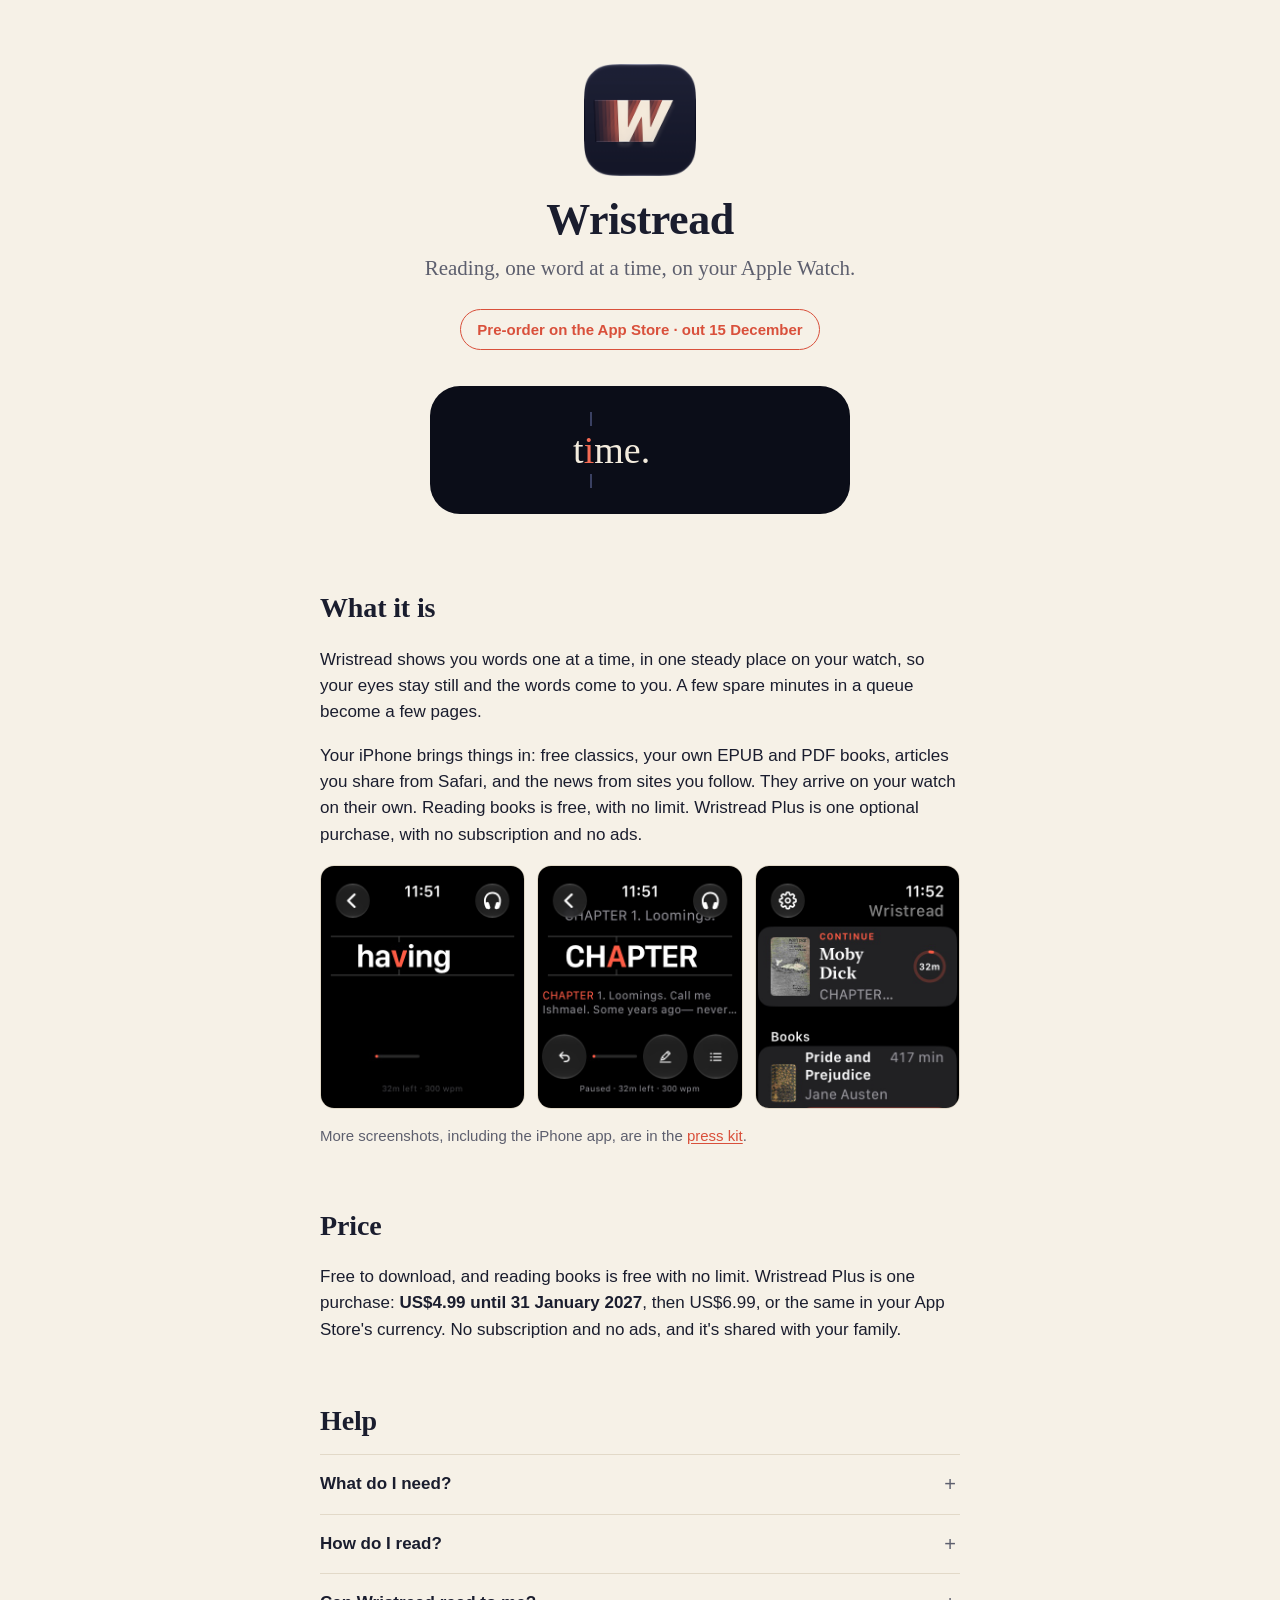
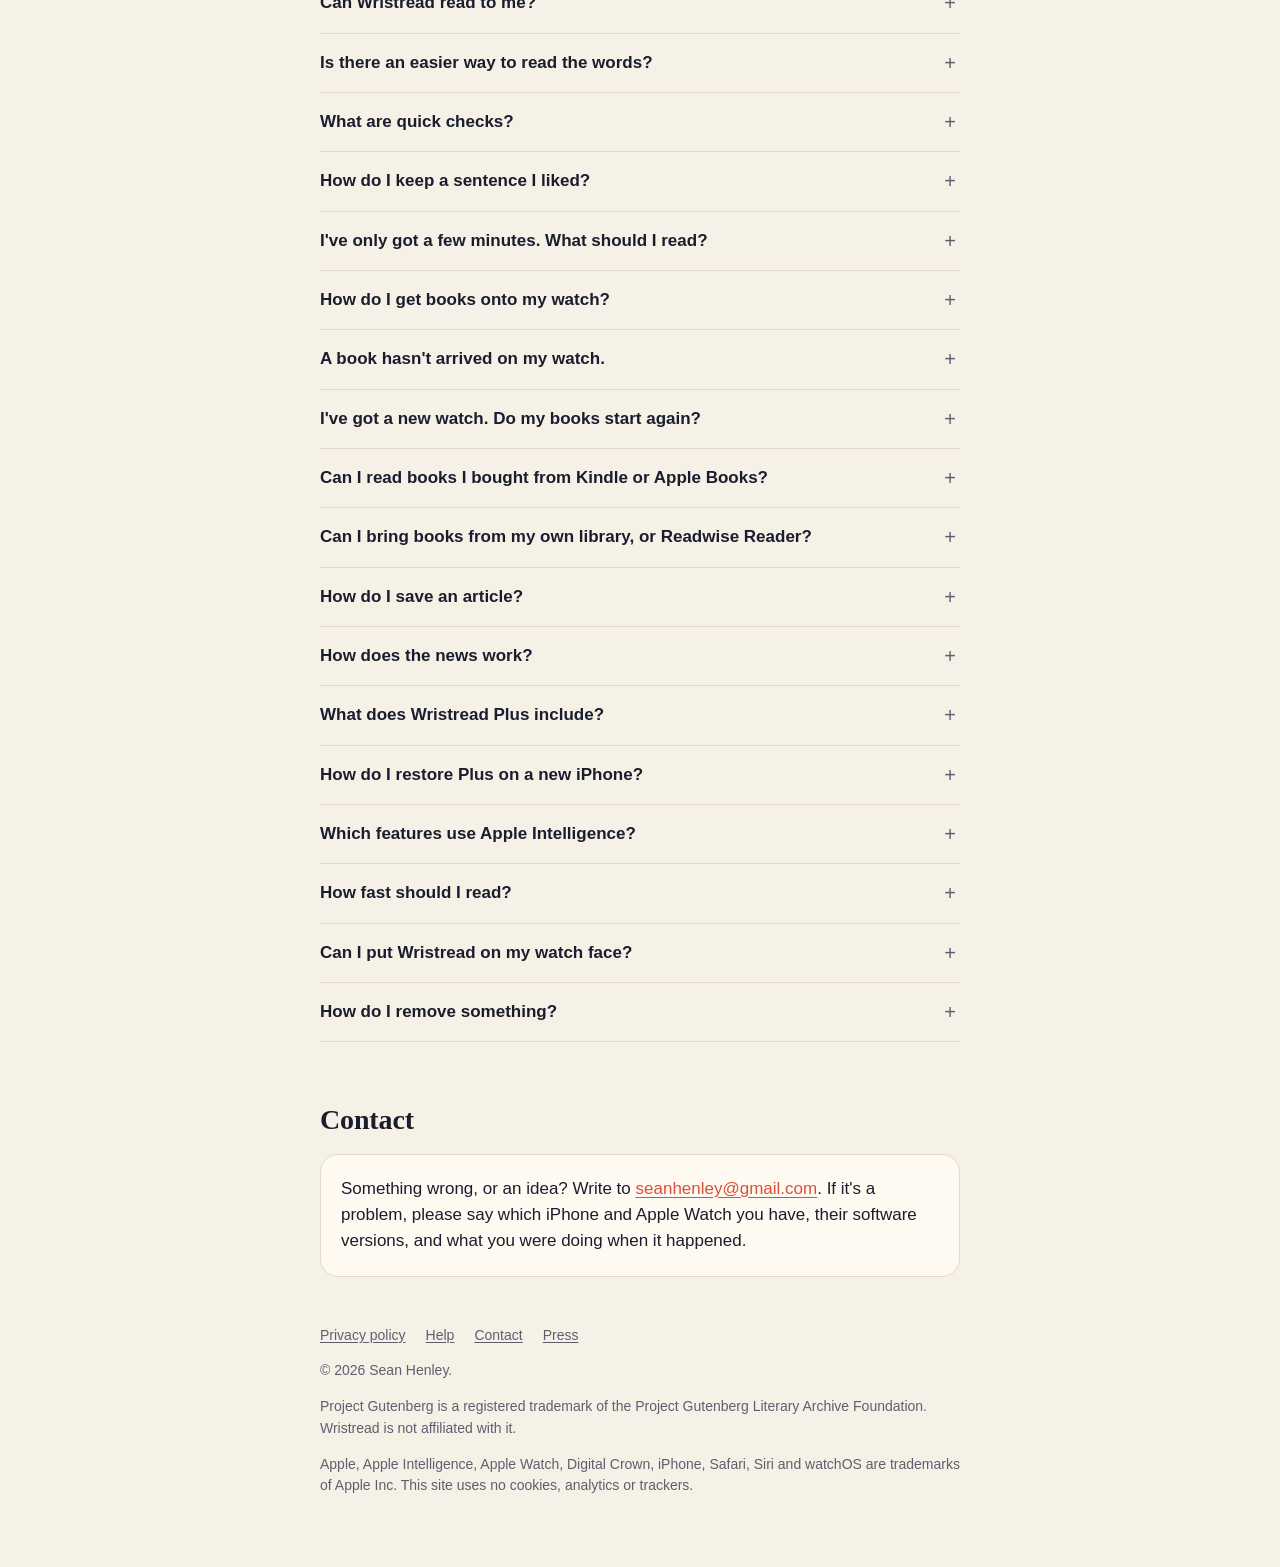
<file: index.html>
<!doctype html>
<html lang="en">
<head>
  <meta charset="utf-8">
  <meta name="viewport" content="width=device-width, initial-scale=1">
  <title>Wristread</title>
  <meta name="description" content="Read on your Apple Watch, one word at a time. Books, articles and the news, brought in by your iPhone. Help, questions and contact.">
  <meta name="theme-color" content="#141729">
  <meta property="og:title" content="Wristread">
  <meta property="og:description" content="Reading, one word at a time, on your Apple Watch.">
  <meta property="og:image" content="icon.png">
  <link rel="icon" type="image/png" href="favicon.png">
  <link rel="apple-touch-icon" href="apple-touch-icon.png">
  <link rel="stylesheet" href="site.css">
</head>
<body>
  <header class="masthead">
    <img src="icon.png" alt="The Wristread icon: a cream italic W leaving a coral motion trail on dark ink.">
    <h1>Wristread</h1>
    <p class="line">Reading, one word at a time, on your Apple Watch.</p>
    <!-- On 15 December, replace this link with Apple's badge, which is in this folder:
         <a href="https://apps.apple.com/app/id6818735379"><picture>
           <source srcset="app-store-badge-white.svg" media="(prefers-color-scheme: dark)">
           <img src="app-store-badge-black.svg" alt="Download on the App Store" height="48"></picture></a>
         Until then the app can only be pre-ordered, and Apple's guidelines keep its Download badge
         for apps people can download, so this is a plain link in the site's own style. -->
    <a class="badge badge-link" href="https://apps.apple.com/app/id6818735379">Pre-order on the App Store · out 15 December</a>
    <div class="reader" aria-hidden="true"><div class="word" id="word"></div></div>
  </header>

  <main>
    <h2>What it is</h2>
    <p>Wristread shows you words one at a time, in one steady place on your watch, so your eyes stay still and the words come to you. A few spare minutes in a queue become a few pages.</p>
    <p>Your iPhone brings things in: free classics, your own EPUB and PDF books, articles you share from Safari, and the news from sites you follow. They arrive on your watch on their own. Reading books is free, with no limit. Wristread Plus is one optional purchase, with no subscription and no ads.</p>
    <div class="shots shots-home">
      <a href="press/watch/01-reader.jpg"><img src="press/watch/01-reader.jpg" alt="The reader: the word “having” on the guide line, its focus letter in coral" loading="lazy"></a>
      <a href="press/watch/03-reader-paused.jpg"><img src="press/watch/03-reader-paused.jpg" alt="Paused on the word CHAPTER, with the sentence so far below it" loading="lazy"></a>
      <a href="press/watch/04-library.jpg"><img src="press/watch/04-library.jpg" alt="The watch library: Continue Moby Dick, with 32 minutes left in the chapter" loading="lazy"></a>
    </div>
    <p class="small">More screenshots, including the iPhone app, are in the <a href="press.html">press kit</a>.</p>

    <h2 id="price">Price</h2>
    <!-- On 1 February 2027, drop the launch price: "Wristread Plus is one purchase, US$6.99 or the same in your App Store's currency." -->
    <p>Free to download, and reading books is free with no limit. Wristread Plus is one purchase: <strong>US$4.99 until 31 January 2027</strong>, then US$6.99, or the same in your App Store's currency. No subscription and no ads, and it's shared with your family.</p>

    <h2 id="help">Help</h2>

    <details>
      <summary>What do I need?</summary>
      <p>An Apple Watch with watchOS 27 or later, paired with an iPhone with iOS 27 or later. You read on the watch; the iPhone app is where books, articles and news come in.</p>
      <p>watchOS 27 runs on Apple Watch Series 9 or later, Apple Watch SE (3rd generation) and Apple Watch Ultra 2 or later. Older watches, including Series 8, the earlier SE and the first Ultra, can't run Wristread.</p>
    </details>

    <details>
      <summary>How do I read?</summary>
      <p>Open a book on your watch and tap the screen to start or pause, or double-tap your fingers on watches with Double Tap. While it's playing, turn the Digital Crown to go faster or slower. While it's paused, the crown steps back and forth a word at a time. Lowering your wrist pauses.</p>
      <p>Lost the thread? Press and hold the screen to glance back at the sentence so far. If you glance back three times in a minute, Wristread eases the speed off a little (you can turn that off in Settings).</p>
      <p>Paused on a word you don't know? Turn the crown back to it and hold the screen. With Wristread Plus, you'll see what it means in that sentence (this needs Apple Intelligence).</p>
      <p>The first time you open Wristread on your watch, a short introduction finds a pace that feels comfortable for you. You can also take the reading test in the iPhone app and start from your result.</p>
    </details>

    <details>
      <summary>Can Wristread read to me?</summary>
      <p>Yes, with Read Along. Connect AirPods or other Bluetooth headphones to your watch, open a book, and tap the headphones at the top right of the reader. Each word is spoken as it appears, each chapter is announced by name, and it keeps reading when you lower your wrist. Turn the Digital Crown to set the listening speed, which is kept separately from your reading speed.</p>
      <p>Pause and resume from your AirPods or the watch's Now Playing controls. Now Playing's skip buttons go back or forward a sentence. On AirPods, previous track says the last sentence again, and next track moves on to the next chapter or story. For a sleep timer, pause, tap the list button at the bottom right of the reader, and choose the end of the chapter, or 5 to 45 minutes.</p>
      <p>When an article or story ends, Keep listening carries on to the next unread one (you can turn it off in Settings). With Plus, In short first tells you in a sentence what the next one is about, so you can skip it with your AirPods. It's written by Apple Intelligence on your iPhone. Turn on Show the sentence to follow each word lit up in its sentence. Choose and preview a voice in Settings, including your Personal Voice if you've made one.</p>
      <p>You can also ask Siri on your watch to "read to me in Wristread" or "listen to the news in Wristread".</p>
      <p>Read Along is part of Wristread Plus. You can try it free on the built-in guide, How to Wristread.</p>
    </details>

    <details>
      <summary>Is there an easier way to read the words?</summary>
      <p>Turn on Easy Reading in Settings on your watch. It uses rounded, widely spaced letters, one word at a time, and it may help some readers. Blink beats add a short rest between paragraphs. Both are free.</p>
    </details>

    <details>
      <summary>What are quick checks?</summary>
      <p>When you read on from one chapter into the next, Wristread asks two short questions about the end of the chapter you've just finished. It then shows your effective speed: your speed times how much you took in. It's a more honest number than speed alone.</p>
      <p>Today's understanding is in Settings, then Reading stats, on your watch. With Plus, so is your effective speed over the week. Quick checks are free and need Apple Intelligence. They're on unless you turn them off in Settings.</p>
    </details>

    <details>
      <summary>How do I keep a sentence I liked?</summary>
      <p>Highlight it. While paused, tap the highlighter at the bottom of the reader. While reading or listening, say "Save that in Wristread" to Siri on your watch and the sentence you're on is kept. Your highlights wait on your iPhone, in Library → Highlights and on each book's page, ready to share.</p>
      <p>With Wristread Plus and Readwise connected, they also go to your Readwise account.</p>
    </details>

    <details>
      <summary>I've only got a few minutes. What should I read?</summary>
      <p>Ask Siri on your watch to "read for five minutes in Wristread" (anything from two to thirty). Wristread opens the unread article, story or chapter that best fits the time at your speed. Once it has learned when you usually read, the Smart Stack offers something before then too.</p>
    </details>

    <details>
      <summary>How do I get books onto my watch?</summary>
      <p>In the iPhone app, tap <strong>+</strong>:</p>
      <ul>
        <li><strong>Free Classics</strong>: public-domain books from Project Gutenberg, one tap each.</li>
        <li><strong>Import a File</strong>: EPUB, PDF, plain text, Markdown, web pages and RTF.</li>
      </ul>
      <p>You can also open a file in Wristread from Files, Mail or any app's share sheet. Everything you add is sent to your watch by itself.</p>
    </details>

    <details>
      <summary>A book hasn't arrived on my watch.</summary>
      <p>Books travel from your iPhone to your watch over Bluetooth and Wi-Fi, and arrive the next time Wristread opens on your watch. Keep your iPhone nearby and open Wristread on both. A long book can take a few minutes.</p>
      <p>If the iPhone app asks you to install Wristread on your watch, open the Watch app on your iPhone, find Wristread, and tap Install. If a transfer fails, Wristread tries again the next time you open it on either device.</p>
    </details>

    <details>
      <summary>I've got a new watch. Do my books start again?</summary>
      <p>No. Your iPhone keeps your place in every book, as your watch last reported it. When your books arrive on a new or reset watch, each one carries on where you left off. Your places are kept with your library on your iPhone, so they're in its backups too.</p>
    </details>

    <details>
      <summary>Can I read books I bought from Kindle or Apple Books?</summary>
      <p>No. Books protected with DRM can't be opened by any other app. DRM-free EPUBs work, including those from Project Gutenberg, Standard Ebooks and the many publishers and stores that sell books without DRM.</p>
    </details>

    <details>
      <summary>Can I bring books from my own library, or Readwise Reader?</summary>
      <p>With Wristread Plus, yes. In the iPhone app, tap <strong>+</strong>, then Libraries &amp; Readwise.</p>
      <ul>
        <li><strong>Your libraries</strong>: any OPDS catalog, such as Calibre's content server (usually <code>http://your-mac.local:8080/opds</code>), Kavita or Komga. Add a sign-in if your library needs one. Wristread asks to use your local network the first time, to reach a library on your Mac or home server.</li>
        <li><strong>Readwise</strong>: connect with your Readwise access token. The newest articles in your Shortlist and Later lists arrive on your watch, and when you finish one on your wrist it's archived in Reader. Your highlights go to Readwise, and your Daily Review arrives each morning to read or hear.</li>
      </ul>
    </details>

    <details>
      <summary>How do I save an article?</summary>
      <p>In Safari, tap Share, then Wristread. The page is saved as you see it, so articles you're signed in to come through too. In the app, you can also tap <strong>+</strong>, then Save an Article, and paste a link.</p>
      <p>Your first five articles are free. Wristread Plus saves as many as you like.</p>
    </details>

    <details>
      <summary>How does the news work?</summary>
      <p>Tap <strong>+</strong>, then News Sources. Choose a suggestion, or type a site's address (like theguardian.com) or paste a feed link. Many paid newsletters give subscribers a private feed link, and that works too.</p>
      <p>Each time Wristread refreshes, it brings the newest few stories from each source, from the last day and a half. Stories leave your library after three days. You can follow one source free, and any number with Plus. In News Sources, each site shows its latest headline and how many of its stories you have, so you can see it's working.</p>
      <p>With Plus, Today in Brief turns the day's stories into one calm two-minute read, written by Apple Intelligence on your iPhone. It needs at least three stories from the last day to work from.</p>
    </details>

    <details>
      <summary>What does Wristread Plus include?</summary>
      <p>One purchase, yours for good. There's no subscription, it's shared with your family through Family Sharing, and every Plus feature added later is included. It adds:</p>
      <ul>
        <li><strong>Listen</strong>: Read Along, with each word spoken through your AirPods as it appears.</li>
        <li><strong>Read more of what you like</strong>: unlimited saved articles, as many news sources as you like, and your own libraries and Readwise Reader (see below).</li>
        <li><strong>Apple Intelligence</strong>: Today in Brief, the day's news as one calm two-minute read; In short, a sentence on each story before it's read to you; recaps and questions about your book, without spoilers; and word meanings, by holding a paused word.*</li>
        <li><strong>Make it yours</strong>: the live complication, which fills as you read through the chapter and shows the minutes left in it; speed training; your reading history by week and month; and reading styles (rounded, serif or mono type, six focus colours, and two or three words at a time).</li>
      </ul>
      <p class="small">* Needs a device and region where Apple Intelligence is available and turned on.</p>
      <p>Always free: the reader with every comfort feature, unlimited books, five articles and one news source, Read Along in the built-in guide, the introduction, reading test and quick checks, today's reading stats, and Siri, Shortcuts and Spotlight.</p>
      <p>You can get Plus on your iPhone (Get Plus, at the top left of the library) or on your watch (Settings, the gear at the top left of the library, then Wristread Plus). It's the same purchase on both.</p>
    </details>

    <details>
      <summary>How do I restore Plus on a new iPhone?</summary>
      <p>Open Wristread on your iPhone, tap Get Plus at the top left of the library, then Restore. On the watch, it's in Settings, then Wristread Plus, then Restore. With Family Sharing, members of your family get Plus without buying it again.</p>
      <p>Changed your mind? Purchases go through Apple, so you can ask Apple for a refund at <a href="https://reportaproblem.apple.com">reportaproblem.apple.com</a>.</p>
    </details>

    <details>
      <summary>Which features use Apple Intelligence?</summary>
      <p>Today in Brief and In short are written on your iPhone by its on-device model. They go nowhere except your own watch.</p>
      <p>On the watch, recaps, quick checks, word meanings, and Siri's answers to "What's happened so far in Wristread?" and questions about your book come from Apple's Private Cloud Compute. They use only text from before your place in the book, or, for a word's meaning, the sentence on screen. See the <a href="privacy.html">privacy policy</a> for exactly what is sent.</p>
      <p>All of these need a device with Apple Intelligence turned on. Without it, they don't appear, or they say that they need it.</p>
      <p>Summaries can contain mistakes. Each story in the news is there in full if you want the original.</p>
    </details>

    <details>
      <summary>How fast should I read?</summary>
      <p>Studies of reading one word at a time find that understanding holds up well at ordinary speeds, around 250 to 350 words a minute, and falls away above that. So Wristread starts you just above your own natural pace rather than at a headline number, and its speed training only adds a few words a minute at a time.</p>
      <p>"How Wristread reads", at the end of the library on your iPhone, sets out the research with its sources. On the watch, it's in Settings, under How it works.</p>
    </details>

    <details>
      <summary>Can I put Wristread on my watch face?</summary>
      <p>Yes. Edit a watch face and add the Now Reading complication; it's also in the Smart Stack. With Plus it shows your book and the minutes left in the chapter, and fills as you read through it. There's also a Continue Reading control for Control Center and the Action button on Apple Watch Ultra.</p>
      <p>You can ask Siri on your watch to "continue reading in Wristread" or "read faster in Wristread". With Plus, you can also ask "What's happened so far in Wristread?" for a recap, or "Ask Wristread about my book".</p>
    </details>

    <details>
      <summary>How do I remove something?</summary>
      <p>On your iPhone, open the book, article or story and tap Remove. It's removed from your watch too.</p>
    </details>

    <h2 id="contact">Contact</h2>
    <div class="panel">
      <p>Something wrong, or an idea? Write to <a href="mailto:seanhenley@gmail.com?subject=Wristread">seanhenley@gmail.com</a>. If it's a problem, please say which iPhone and Apple Watch you have, their software versions, and what you were doing when it happened.</p>
    </div>
  </main>

  <footer>
    <nav>
      <a href="privacy.html">Privacy policy</a>
      <a href="#help">Help</a>
      <a href="#contact">Contact</a>
      <a href="press.html">Press</a>
    </nav>
    <p>© 2026 Sean Henley.</p>
    <p>Project Gutenberg is a registered trademark of the Project Gutenberg Literary Archive Foundation. Wristread is not affiliated with it.</p>
    <p>Apple, Apple Intelligence, Apple Watch, Digital Crown, iPhone, Safari, Siri and watchOS are trademarks of Apple Inc. This site uses no cookies, analytics or trackers.</p>
  </footer>

  <script>
    // The reader in miniature: each word placed so its focus letter sits on the guide line.
    (function () {
      var el = document.getElementById("word");
      var text = "Read one word at a time. Your eyes stay still, and the words come to you.";
      var words = text.split(" ");
      var still = window.matchMedia("(prefers-reduced-motion: reduce)").matches;

      function pivot(word) {
        var n = word.replace(/[^\p{L}\p{N}]/gu, "").length;
        return n <= 1 ? 0 : n <= 5 ? 1 : n <= 9 ? 2 : n <= 13 ? 3 : 4;
      }

      function show(word) {
        var lead = (word.match(/^[^\p{L}\p{N}]*/u) || [""])[0].length;
        var i = lead + pivot(word);
        el.innerHTML = "";
        var before = document.createElement("span");
        var focus = document.createElement("span");
        var after = document.createElement("span");
        before.textContent = word.slice(0, i);
        focus.textContent = word.charAt(i);
        focus.className = "pivot";
        after.textContent = word.slice(i + 1);
        el.append(before, focus, after);
        var line = el.parentNode.clientWidth * 0.38;
        el.style.paddingLeft = Math.max(0, line - before.offsetWidth - focus.offsetWidth / 2) + "px";
      }

      if (still) { show("Wristread"); return; }
      var at = 0;
      (function next() {
        var word = words[at];
        show(word);
        at = (at + 1) % words.length;
        var pause = /[.!?]$/.test(word) ? 2.4 : /[,;:]$/.test(word) ? 1.6 : 1;
        setTimeout(next, (at === 0 ? 1400 : 0) + 260 * pause);
      })();
    })();
  </script>
</body>
</html>
</file>
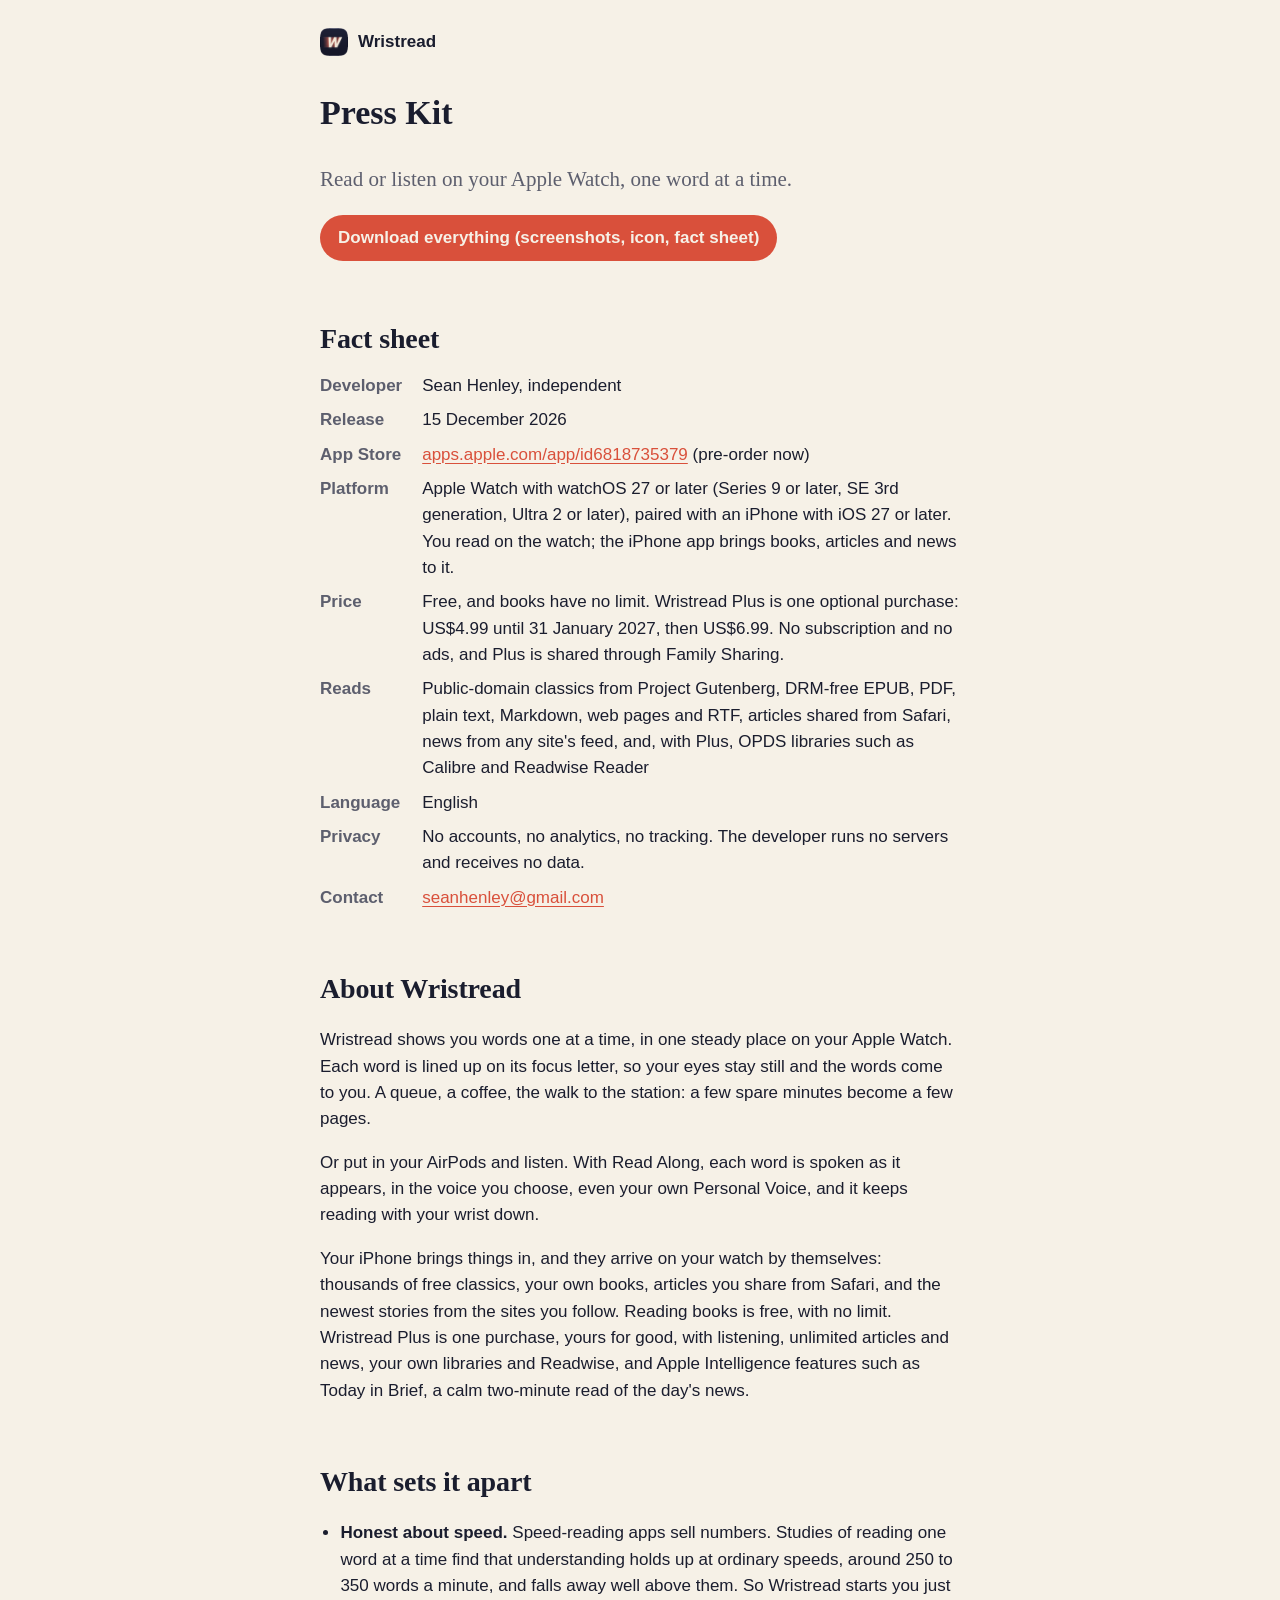
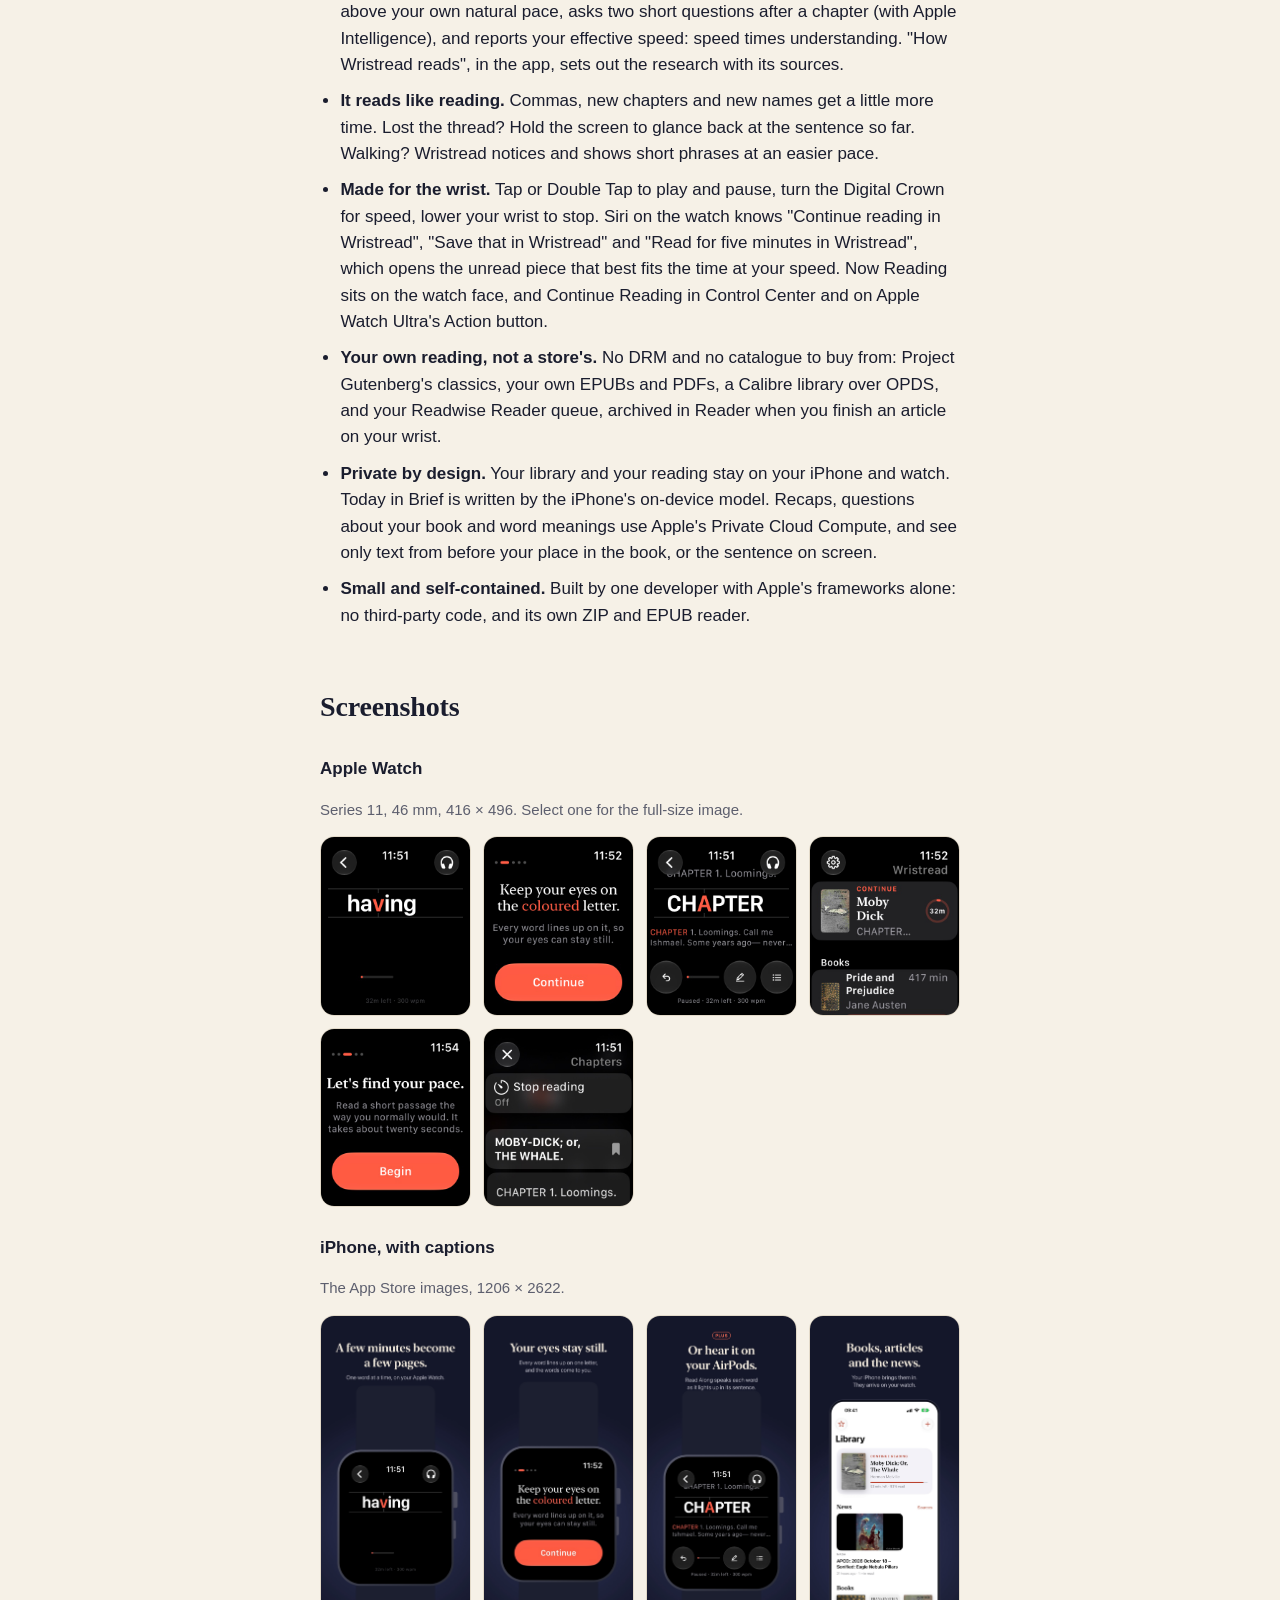
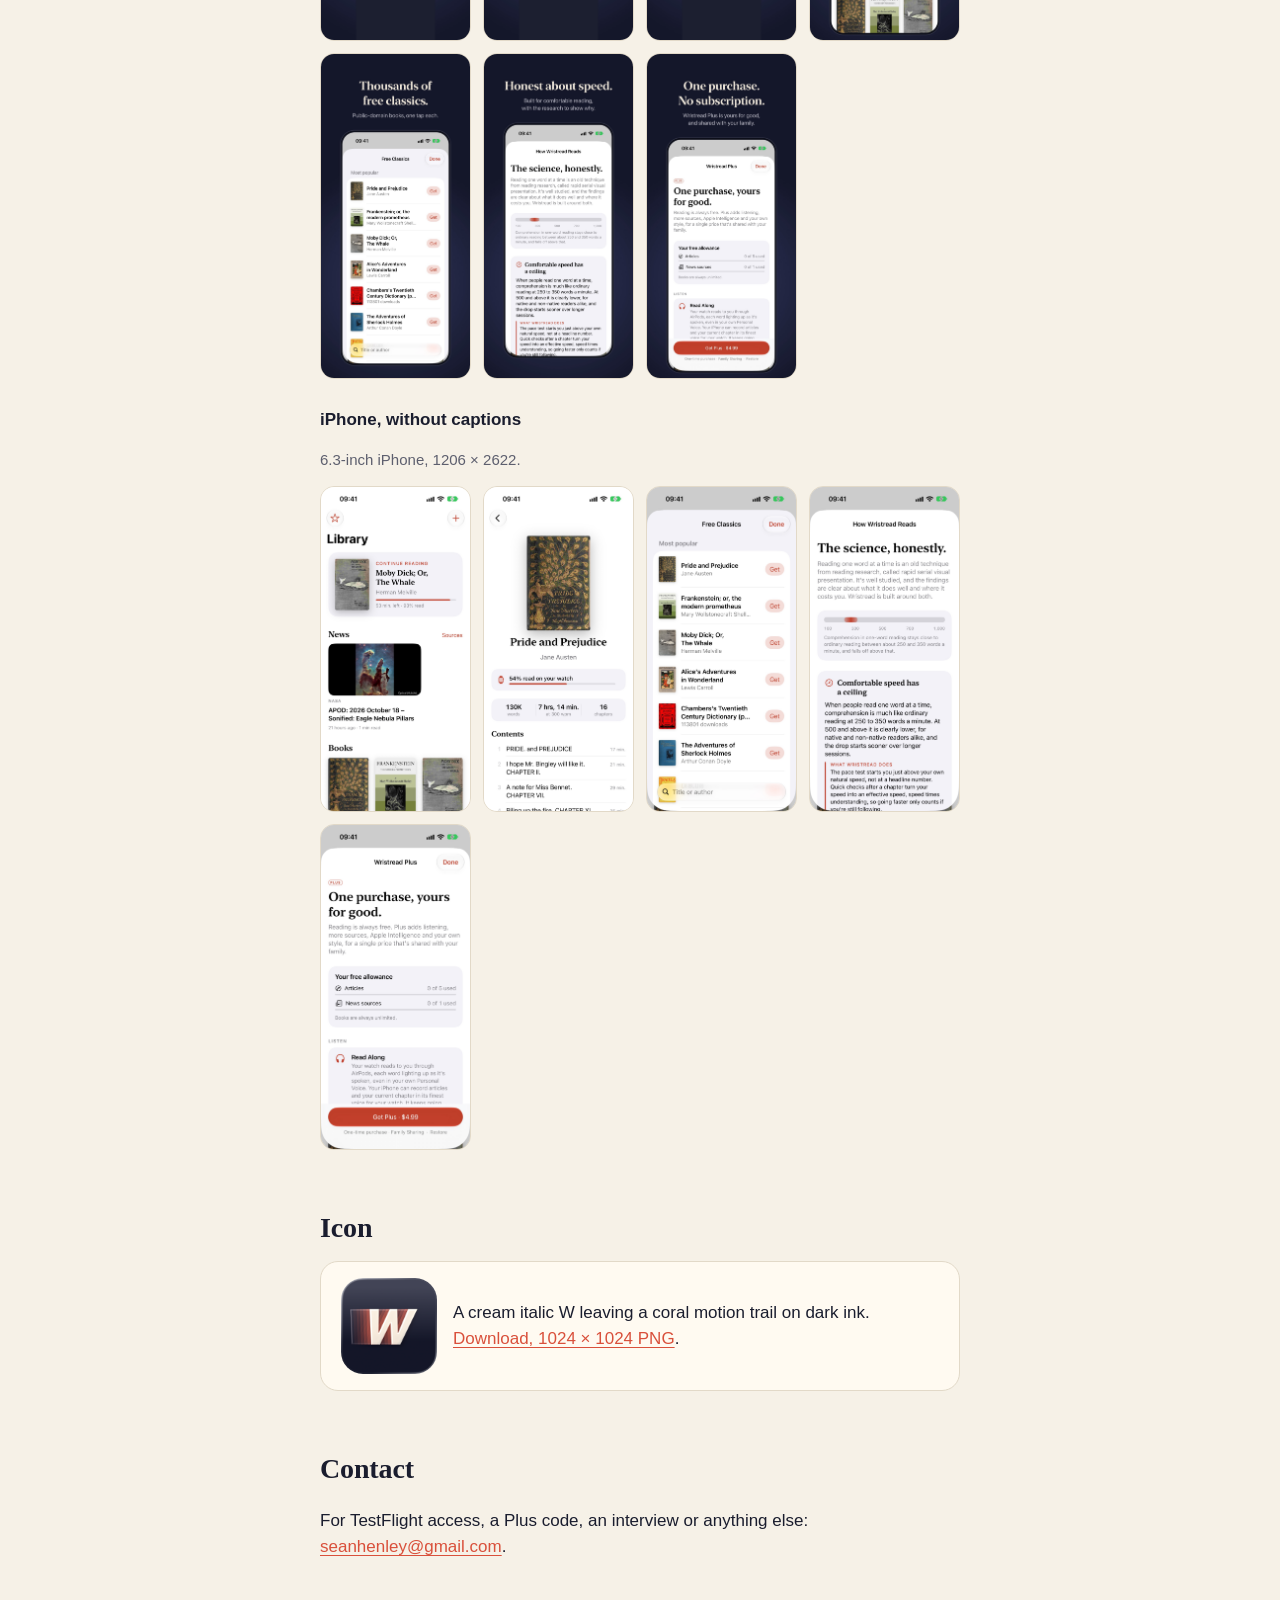
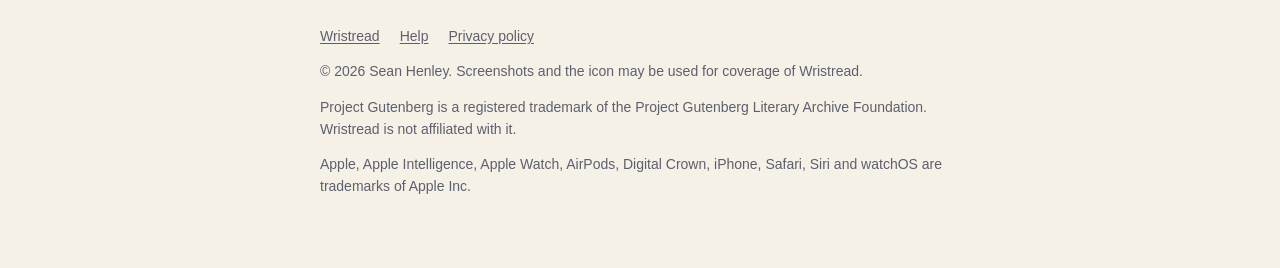
<file: press.html>
<!doctype html>
<html lang="en">
<head>
  <meta charset="utf-8">
  <meta name="viewport" content="width=device-width, initial-scale=1">
  <title>Press Kit · Wristread</title>
  <meta name="description" content="Wristread press kit: fact sheet, description, screenshots, icon and contact.">
  <meta name="theme-color" content="#141729">
  <meta property="og:title" content="Wristread · Press Kit">
  <meta property="og:description" content="Fact sheet, description, screenshots, icon and contact for Wristread, a reader for Apple Watch: one word at a time, or read aloud through your AirPods.">
  <meta property="og:type" content="website">
  <meta property="og:url" content="https://rhdkwj4shz-alt.github.io/wristread/press.html">
  <meta property="og:image" content="https://rhdkwj4shz-alt.github.io/wristread/press/wristread-icon-1024.png">
  <link rel="icon" type="image/png" href="favicon.png">
  <link rel="apple-touch-icon" href="apple-touch-icon.png">
  <link rel="stylesheet" href="site.css">
</head>
<body>
  <header>
    <a class="crumb" href="./"><img src="favicon.png" alt="">Wristread</a>
  </header>

  <main>
    <h1>Press Kit</h1>
    <p class="line-lead">Read or listen on your Apple Watch, one word at a time.</p>
    <p><a class="button" href="press/wristread-press-kit.zip" download>Download everything (screenshots, icon, fact sheet)</a></p>

    <h2>Fact sheet</h2>
    <dl class="facts">
      <dt>Developer</dt><dd>Sean Henley, independent</dd>
      <dt>Release</dt><dd>15 December 2026</dd>
      <dt>App Store</dt><dd><a href="https://apps.apple.com/app/id6818735379">apps.apple.com/app/id6818735379</a> (pre-order now)</dd>
      <dt>Platform</dt><dd>Apple Watch with watchOS 27 or later (Series 9 or later, SE 3rd generation, Ultra 2 or later), paired with an iPhone with iOS 27 or later. You read on the watch; the iPhone app brings books, articles and news to it.</dd>
      <dt>Price</dt><dd>Free, and books have no limit. Wristread Plus is one optional purchase: US$4.99 until 31 January 2027, then US$6.99. No subscription and no ads, and Plus is shared through Family Sharing.</dd>
      <dt>Reads</dt><dd>Public-domain classics from Project Gutenberg, DRM-free EPUB, PDF, plain text, Markdown, web pages and RTF, articles shared from Safari, news from any site's feed, and, with Plus, OPDS libraries such as Calibre and Readwise Reader</dd>
      <dt>Language</dt><dd>English</dd>
      <dt>Privacy</dt><dd>No accounts, no analytics, no tracking. The developer runs no servers and receives no data.</dd>
      <dt>Contact</dt><dd><a href="mailto:seanhenley@gmail.com?subject=Wristread%20press">seanhenley@gmail.com</a></dd>
    </dl>

    <h2>About Wristread</h2>
    <p>Wristread shows you words one at a time, in one steady place on your Apple Watch. Each word is lined up on its focus letter, so your eyes stay still and the words come to you. A queue, a coffee, the walk to the station: a few spare minutes become a few pages.</p>
    <p>Or put in your AirPods and listen. With Read Along, each word is spoken as it appears, in the voice you choose, even your own Personal Voice, and it keeps reading with your wrist down.</p>
    <p>Your iPhone brings things in, and they arrive on your watch by themselves: thousands of free classics, your own books, articles you share from Safari, and the newest stories from the sites you follow. Reading books is free, with no limit. Wristread Plus is one purchase, yours for good, with listening, unlimited articles and news, your own libraries and Readwise, and Apple Intelligence features such as Today in Brief, a calm two-minute read of the day's news.</p>

    <h2>What sets it apart</h2>
    <ul>
      <li><strong>Honest about speed.</strong> Speed-reading apps sell numbers. Studies of reading one word at a time find that understanding holds up at ordinary speeds, around 250 to 350 words a minute, and falls away well above them. So Wristread starts you just above your own natural pace, asks two short questions after a chapter (with Apple Intelligence), and reports your effective speed: speed times understanding. "How Wristread reads", in the app, sets out the research with its sources.</li>
      <li><strong>It reads like reading.</strong> Commas, new chapters and new names get a little more time. Lost the thread? Hold the screen to glance back at the sentence so far. Walking? Wristread notices and shows short phrases at an easier pace.</li>
      <li><strong>Made for the wrist.</strong> Tap or Double Tap to play and pause, turn the Digital Crown for speed, lower your wrist to stop. Siri on the watch knows "Continue reading in Wristread", "Save that in Wristread" and "Read for five minutes in Wristread", which opens the unread piece that best fits the time at your speed. Now Reading sits on the watch face, and Continue Reading in Control Center and on Apple Watch Ultra's Action button.</li>
      <li><strong>Your own reading, not a store's.</strong> No DRM and no catalogue to buy from: Project Gutenberg's classics, your own EPUBs and PDFs, a Calibre library over OPDS, and your Readwise Reader queue, archived in Reader when you finish an article on your wrist.</li>
      <li><strong>Private by design.</strong> Your library and your reading stay on your iPhone and watch. Today in Brief is written by the iPhone's on-device model. Recaps, questions about your book and word meanings use Apple's Private Cloud Compute, and see only text from before your place in the book, or the sentence on screen.</li>
      <li><strong>Small and self-contained.</strong> Built by one developer with Apple's frameworks alone: no third-party code, and its own ZIP and EPUB reader.</li>
    </ul>

    <h2>Screenshots</h2>
    <h3>Apple Watch</h3>
    <p class="small">Series 11, 46 mm, 416 × 496. Select one for the full-size image.</p>
    <div class="shots shots-watch">
      <a href="press/watch/01-reader.jpg"><img src="press/watch/01-reader.jpg" alt="The reader: the word “having” on the guide line, its focus letter in coral" loading="lazy"></a>
      <a href="press/watch/02-focus.jpg"><img src="press/watch/02-focus.jpg" alt="The introduction: Keep your eyes on the coloured letter" loading="lazy"></a>
      <a href="press/watch/03-reader-paused.jpg"><img src="press/watch/03-reader-paused.jpg" alt="Paused on the word CHAPTER, with the sentence so far below it and the glance back, highlight and chapter buttons" loading="lazy"></a>
      <a href="press/watch/04-library.jpg"><img src="press/watch/04-library.jpg" alt="The watch library: Continue Moby Dick, with a ring showing 32 minutes left in the chapter, and Pride and Prejudice below" loading="lazy"></a>
      <a href="press/watch/05-pace.jpg"><img src="press/watch/05-pace.jpg" alt="The introduction's pace finder: Let's find your pace" loading="lazy"></a>
      <a href="press/watch/06-chapters.jpg"><img src="press/watch/06-chapters.jpg" alt="The chapter list, with the sleep timer's Stop reading option at the top" loading="lazy"></a>
    </div>

    <h3>iPhone, with captions</h3>
    <p class="small">The App Store images, 1206 × 2622.</p>
    <div class="shots">
      <a href="press/listing/01-minutes.jpg"><img src="press/listing/01-minutes.jpg" alt="A few minutes become a few pages: the reader on an Apple Watch" loading="lazy"></a>
      <a href="press/listing/02-still.jpg"><img src="press/listing/02-still.jpg" alt="Your eyes stay still: the introduction on an Apple Watch" loading="lazy"></a>
      <a href="press/listing/03-listen.jpg"><img src="press/listing/03-listen.jpg" alt="Or hear it on your AirPods: Read Along on an Apple Watch" loading="lazy"></a>
      <a href="press/listing/04-library.jpg"><img src="press/listing/04-library.jpg" alt="Books, articles and the news: the iPhone library" loading="lazy"></a>
      <a href="press/listing/05-classics.jpg"><img src="press/listing/05-classics.jpg" alt="Thousands of free classics: the Free Classics list on iPhone" loading="lazy"></a>
      <a href="press/listing/06-honest.jpg"><img src="press/listing/06-honest.jpg" alt="Honest about speed: How Wristread reads, on iPhone" loading="lazy"></a>
      <a href="press/listing/07-plus.jpg"><img src="press/listing/07-plus.jpg" alt="One purchase, no subscription: Wristread Plus on iPhone" loading="lazy"></a>
    </div>

    <h3>iPhone, without captions</h3>
    <p class="small">6.3-inch iPhone, 1206 × 2622.</p>
    <div class="shots">
      <a href="press/iphone/01-library.jpg"><img src="press/iphone/01-library.jpg" alt="The iPhone library: Continue reading Moby Dick, the news, and books" loading="lazy"></a>
      <a href="press/iphone/02-book.jpg"><img src="press/iphone/02-book.jpg" alt="Pride and Prejudice on iPhone: 54% read on your watch, and its contents" loading="lazy"></a>
      <a href="press/iphone/03-classics.jpg"><img src="press/iphone/03-classics.jpg" alt="Free Classics: the most popular public-domain books" loading="lazy"></a>
      <a href="press/iphone/04-science.jpg"><img src="press/iphone/04-science.jpg" alt="How Wristread reads: the science, honestly" loading="lazy"></a>
      <a href="press/iphone/05-plus.jpg"><img src="press/iphone/05-plus.jpg" alt="Wristread Plus: one purchase, yours for good" loading="lazy"></a>
    </div>

    <h2>Icon</h2>
    <div class="panel icon-row">
      <img src="press/wristread-icon-1024.png" alt="The Wristread icon" width="96" height="96">
      <p>A cream italic W leaving a coral motion trail on dark ink. <a href="press/wristread-icon-1024.png" download>Download, 1024 × 1024 PNG</a>.</p>
    </div>

    <h2>Contact</h2>
    <p>For TestFlight access, a Plus code, an interview or anything else: <a href="mailto:seanhenley@gmail.com?subject=Wristread%20press">seanhenley@gmail.com</a>.</p>
  </main>

  <footer>
    <nav>
      <a href="./">Wristread</a>
      <a href="./#help">Help</a>
      <a href="privacy.html">Privacy policy</a>
    </nav>
    <p>© 2026 Sean Henley. Screenshots and the icon may be used for coverage of Wristread.</p>
    <p>Project Gutenberg is a registered trademark of the Project Gutenberg Literary Archive Foundation. Wristread is not affiliated with it.</p>
    <p>Apple, Apple Intelligence, Apple Watch, AirPods, Digital Crown, iPhone, Safari, Siri and watchOS are trademarks of Apple Inc.</p>
  </footer>
</body>
</html>
</file>
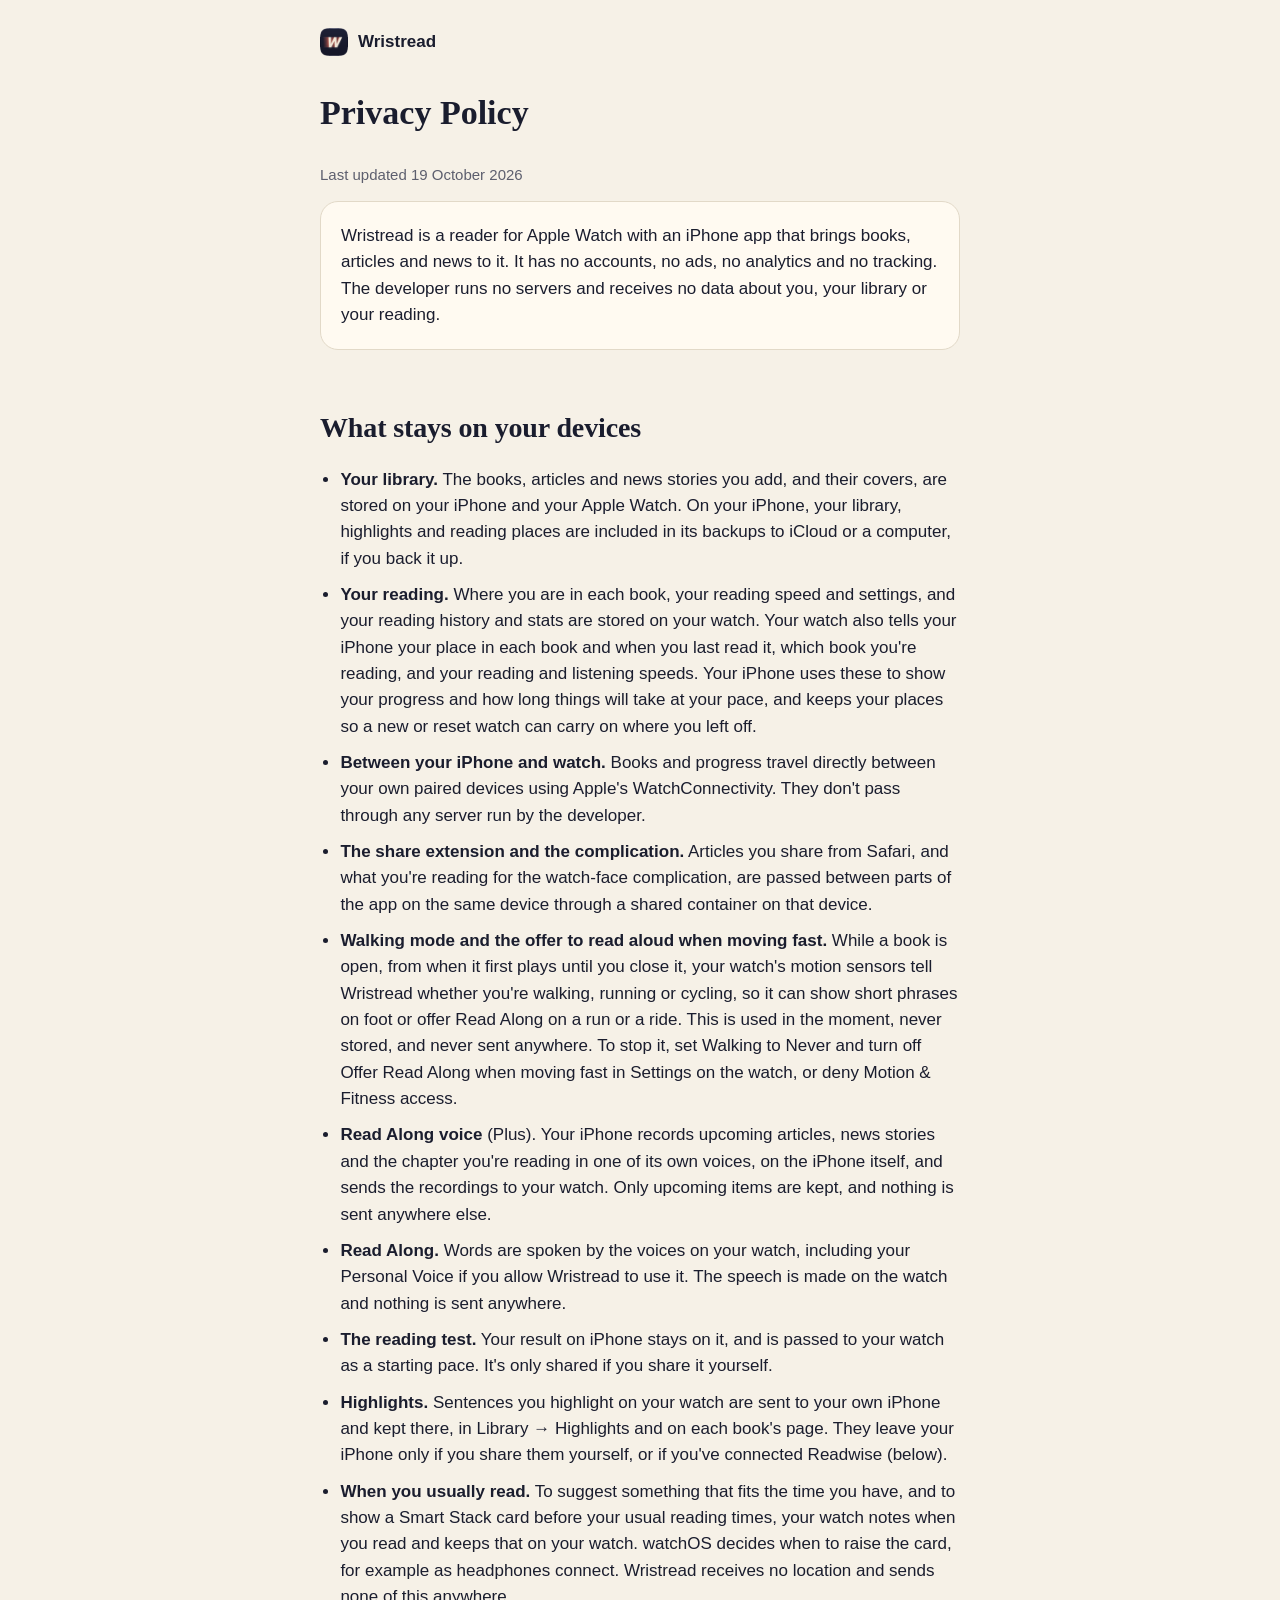
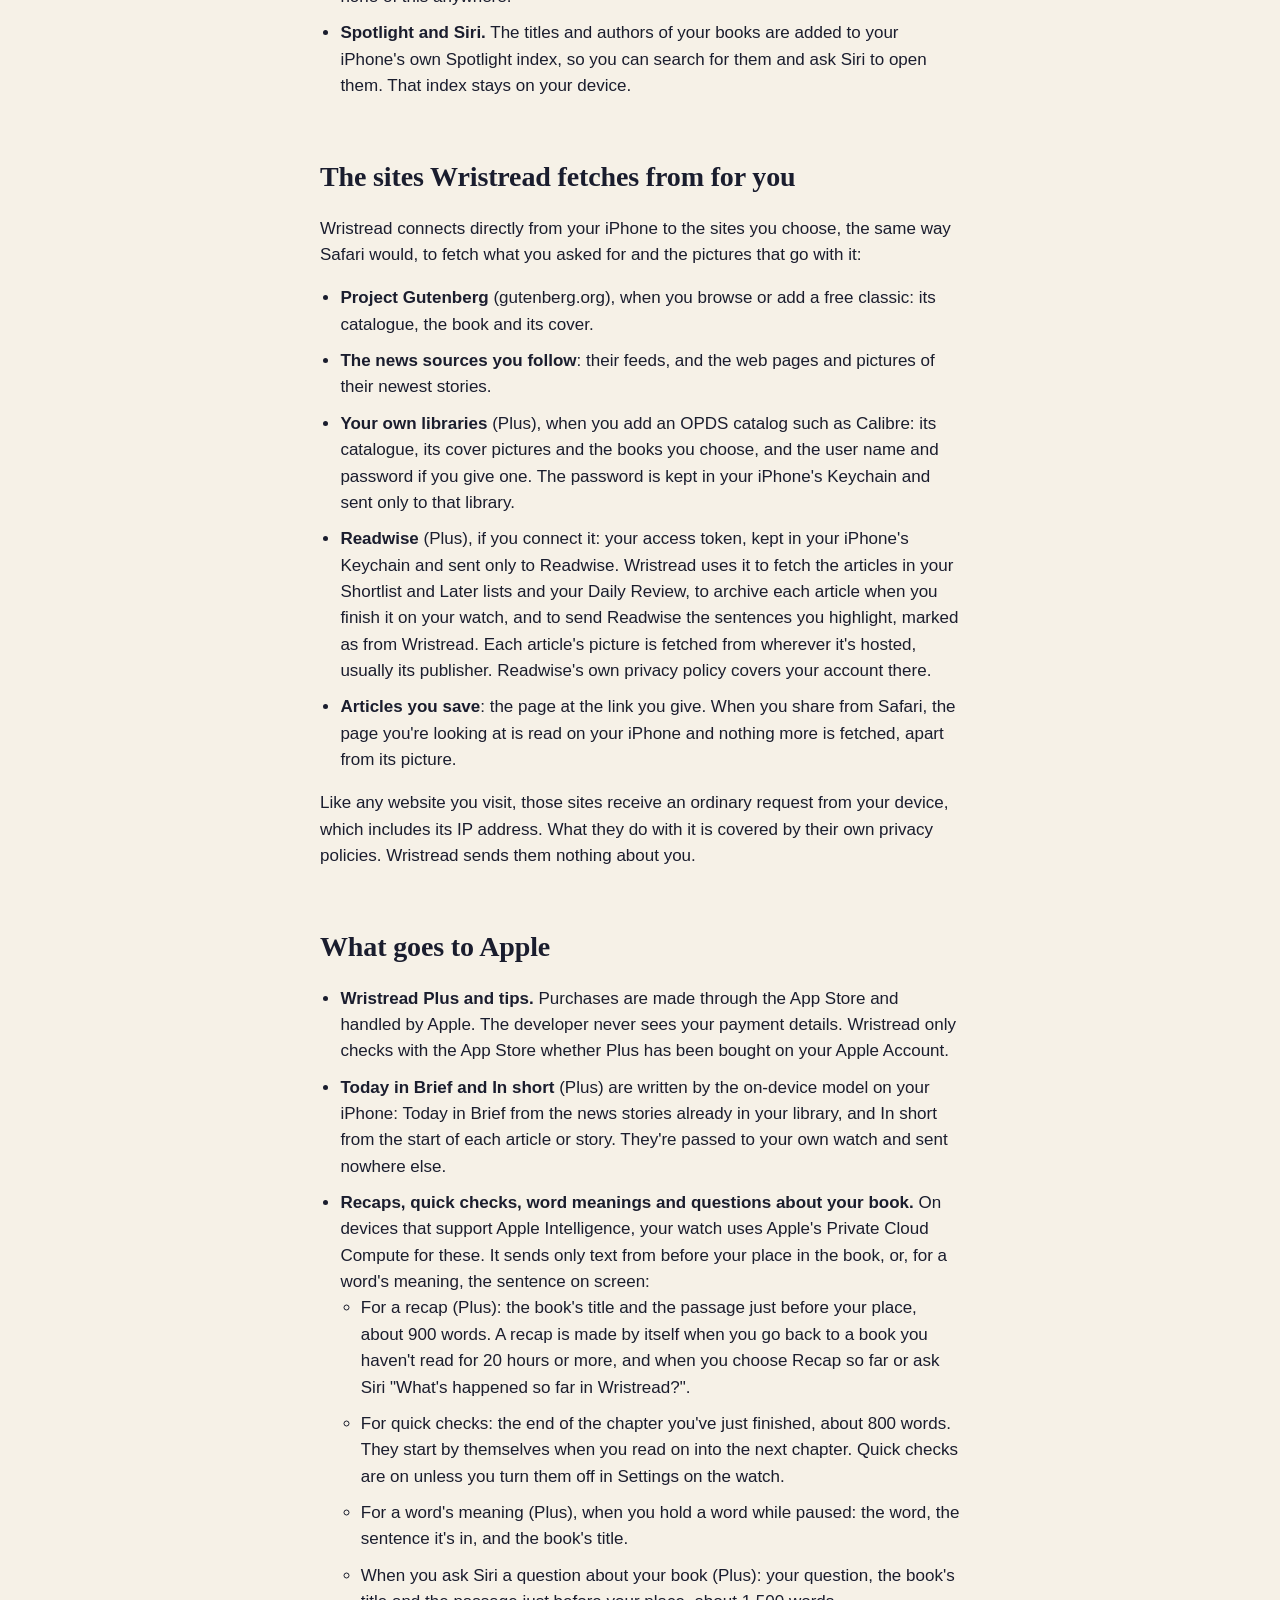
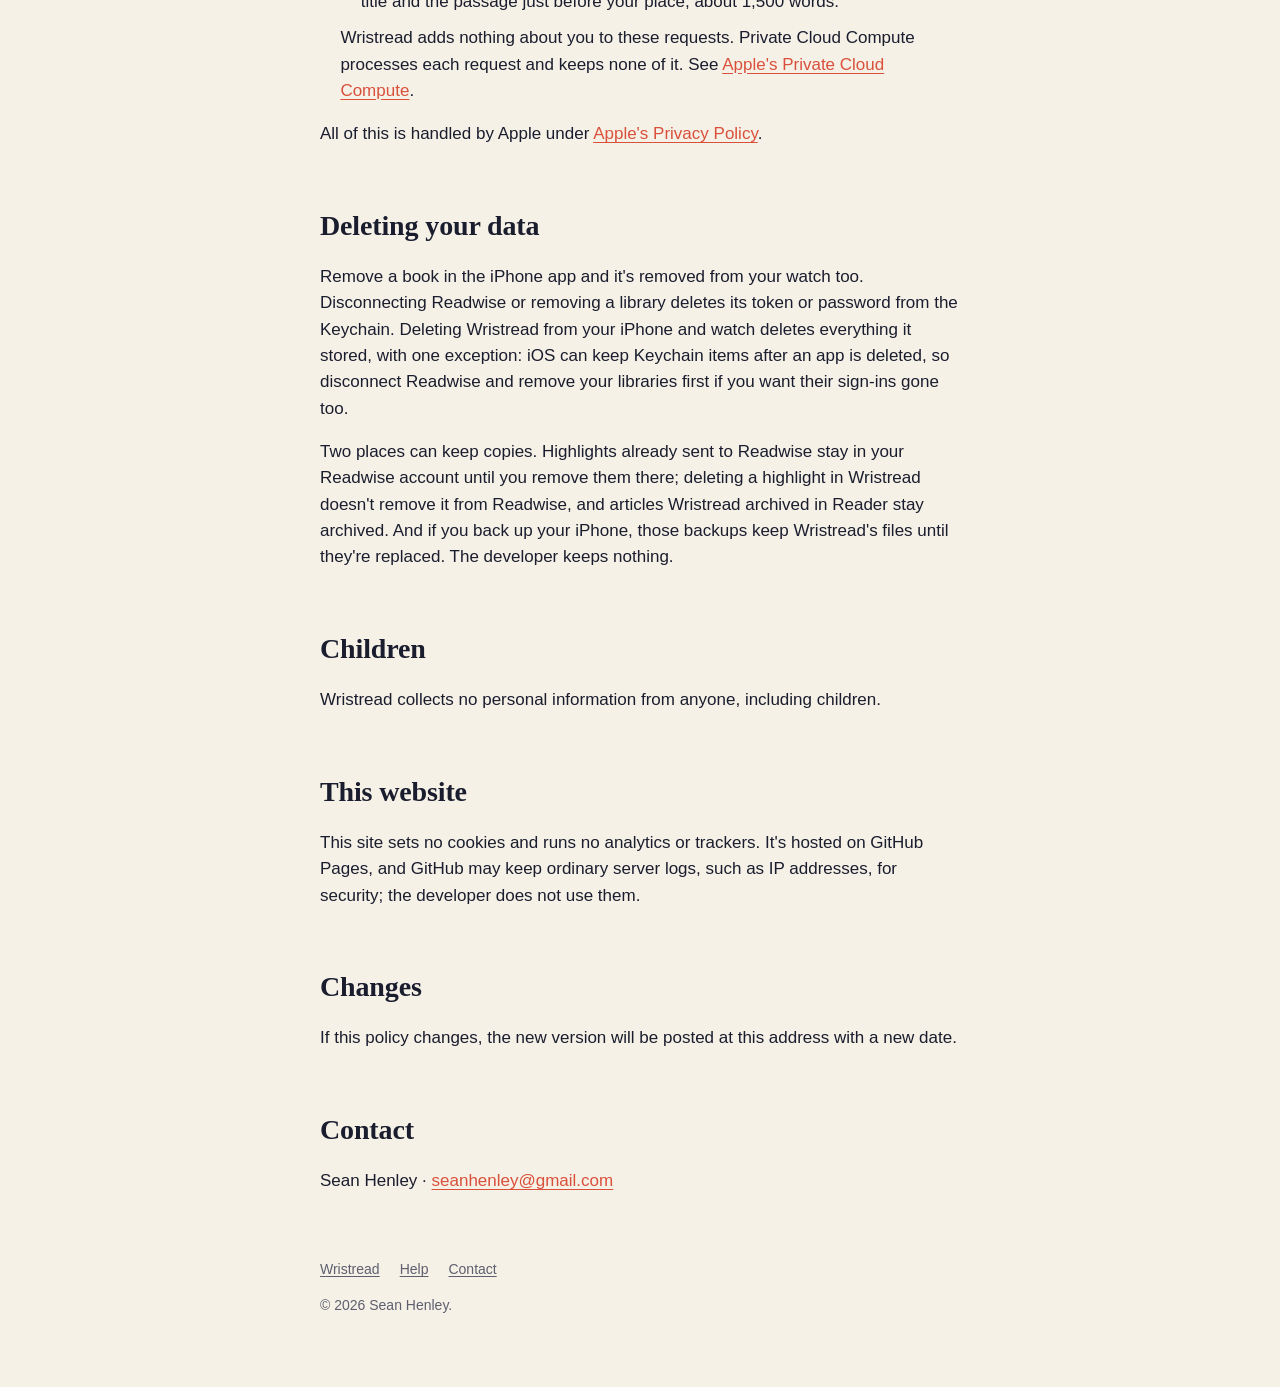
<file: privacy.html>
<!doctype html>
<html lang="en">
<head>
  <meta charset="utf-8">
  <meta name="viewport" content="width=device-width, initial-scale=1">
  <title>Privacy Policy · Wristread</title>
  <meta name="description" content="Wristread collects no data. What stays on your devices, which sites it fetches from for you, and what goes to Apple for purchases and Apple Intelligence.">
  <meta name="theme-color" content="#141729">
  <link rel="icon" type="image/png" href="favicon.png">
  <link rel="apple-touch-icon" href="apple-touch-icon.png">
  <link rel="stylesheet" href="site.css">
</head>
<body>
  <header>
    <a class="crumb" href="./"><img src="favicon.png" alt="">Wristread</a>
  </header>

  <main>
    <h1>Privacy Policy</h1>
    <p class="small">Last updated 19 October 2026</p>

    <div class="panel">
      <p>Wristread is a reader for Apple Watch with an iPhone app that brings books, articles and news to it. It has no accounts, no ads, no analytics and no tracking. The developer runs no servers and receives no data about you, your library or your reading.</p>
    </div>

    <h2>What stays on your devices</h2>
    <ul>
      <li><strong>Your library.</strong> The books, articles and news stories you add, and their covers, are stored on your iPhone and your Apple Watch. On your iPhone, your library, highlights and reading places are included in its backups to iCloud or a computer, if you back it up.</li>
      <li><strong>Your reading.</strong> Where you are in each book, your reading speed and settings, and your reading history and stats are stored on your watch. Your watch also tells your iPhone your place in each book and when you last read it, which book you're reading, and your reading and listening speeds. Your iPhone uses these to show your progress and how long things will take at your pace, and keeps your places so a new or reset watch can carry on where you left off.</li>
      <li><strong>Between your iPhone and watch.</strong> Books and progress travel directly between your own paired devices using Apple's WatchConnectivity. They don't pass through any server run by the developer.</li>
      <li><strong>The share extension and the complication.</strong> Articles you share from Safari, and what you're reading for the watch-face complication, are passed between parts of the app on the same device through a shared container on that device.</li>
      <li><strong>Walking mode and the offer to read aloud when moving fast.</strong> While a book is open, from when it first plays until you close it, your watch's motion sensors tell Wristread whether you're walking, running or cycling, so it can show short phrases on foot or offer Read Along on a run or a ride. This is used in the moment, never stored, and never sent anywhere. To stop it, set Walking to Never and turn off Offer Read Along when moving fast in Settings on the watch, or deny Motion &amp; Fitness access.</li>
      <li><strong>Read Along voice</strong> (Plus). Your iPhone records upcoming articles, news stories and the chapter you're reading in one of its own voices, on the iPhone itself, and sends the recordings to your watch. Only upcoming items are kept, and nothing is sent anywhere else.</li>
      <li><strong>Read Along.</strong> Words are spoken by the voices on your watch, including your Personal Voice if you allow Wristread to use it. The speech is made on the watch and nothing is sent anywhere.</li>
      <li><strong>The reading test.</strong> Your result on iPhone stays on it, and is passed to your watch as a starting pace. It's only shared if you share it yourself.</li>
      <li><strong>Highlights.</strong> Sentences you highlight on your watch are sent to your own iPhone and kept there, in Library → Highlights and on each book's page. They leave your iPhone only if you share them yourself, or if you've connected Readwise (below).</li>
      <li><strong>When you usually read.</strong> To suggest something that fits the time you have, and to show a Smart Stack card before your usual reading times, your watch notes when you read and keeps that on your watch. watchOS decides when to raise the card, for example as headphones connect. Wristread receives no location and sends none of this anywhere.</li>
      <li><strong>Spotlight and Siri.</strong> The titles and authors of your books are added to your iPhone's own Spotlight index, so you can search for them and ask Siri to open them. That index stays on your device.</li>
    </ul>

    <h2>The sites Wristread fetches from for you</h2>
    <p>Wristread connects directly from your iPhone to the sites you choose, the same way Safari would, to fetch what you asked for and the pictures that go with it:</p>
    <ul>
      <li><strong>Project Gutenberg</strong> (gutenberg.org), when you browse or add a free classic: its catalogue, the book and its cover.</li>
      <li><strong>The news sources you follow</strong>: their feeds, and the web pages and pictures of their newest stories.</li>
      <li><strong>Your own libraries</strong> (Plus), when you add an OPDS catalog such as Calibre: its catalogue, its cover pictures and the books you choose, and the user name and password if you give one. The password is kept in your iPhone's Keychain and sent only to that library.</li>
      <li><strong>Readwise</strong> (Plus), if you connect it: your access token, kept in your iPhone's Keychain and sent only to Readwise. Wristread uses it to fetch the articles in your Shortlist and Later lists and your Daily Review, to archive each article when you finish it on your watch, and to send Readwise the sentences you highlight, marked as from Wristread. Each article's picture is fetched from wherever it's hosted, usually its publisher. Readwise's own privacy policy covers your account there.</li>
      <li><strong>Articles you save</strong>: the page at the link you give. When you share from Safari, the page you're looking at is read on your iPhone and nothing more is fetched, apart from its picture.</li>
    </ul>
    <p>Like any website you visit, those sites receive an ordinary request from your device, which includes its IP address. What they do with it is covered by their own privacy policies. Wristread sends them nothing about you.</p>

    <h2>What goes to Apple</h2>
    <ul>
      <li><strong>Wristread Plus and tips.</strong> Purchases are made through the App Store and handled by Apple. The developer never sees your payment details. Wristread only checks with the App Store whether Plus has been bought on your Apple Account.</li>
      <li><strong>Today in Brief and In short</strong> (Plus) are written by the on-device model on your iPhone: Today in Brief from the news stories already in your library, and In short from the start of each article or story. They're passed to your own watch and sent nowhere else.</li>
      <li><strong>Recaps, quick checks, word meanings and questions about your book.</strong> On devices that support Apple Intelligence, your watch uses Apple's Private Cloud Compute for these. It sends only text from before your place in the book, or, for a word's meaning, the sentence on screen:
        <ul>
          <li>For a recap (Plus): the book's title and the passage just before your place, about 900 words. A recap is made by itself when you go back to a book you haven't read for 20 hours or more, and when you choose Recap so far or ask Siri "What's happened so far in Wristread?".</li>
          <li>For quick checks: the end of the chapter you've just finished, about 800 words. They start by themselves when you read on into the next chapter. Quick checks are on unless you turn them off in Settings on the watch.</li>
          <li>For a word's meaning (Plus), when you hold a word while paused: the word, the sentence it's in, and the book's title.</li>
          <li>When you ask Siri a question about your book (Plus): your question, the book's title and the passage just before your place, about 1,500 words.</li>
        </ul>
        Wristread adds nothing about you to these requests. Private Cloud Compute processes each request and keeps none of it. See <a href="https://security.apple.com/documentation/private-cloud-compute">Apple's Private Cloud Compute</a>.</li>
    </ul>
    <p>All of this is handled by Apple under <a href="https://www.apple.com/legal/privacy/">Apple's Privacy Policy</a>.</p>

    <h2>Deleting your data</h2>
    <p>Remove a book in the iPhone app and it's removed from your watch too. Disconnecting Readwise or removing a library deletes its token or password from the Keychain. Deleting Wristread from your iPhone and watch deletes everything it stored, with one exception: iOS can keep Keychain items after an app is deleted, so disconnect Readwise and remove your libraries first if you want their sign-ins gone too.</p>
    <p>Two places can keep copies. Highlights already sent to Readwise stay in your Readwise account until you remove them there; deleting a highlight in Wristread doesn't remove it from Readwise, and articles Wristread archived in Reader stay archived. And if you back up your iPhone, those backups keep Wristread's files until they're replaced. The developer keeps nothing.</p>

    <h2>Children</h2>
    <p>Wristread collects no personal information from anyone, including children.</p>

    <h2>This website</h2>
    <p>This site sets no cookies and runs no analytics or trackers. It's hosted on GitHub Pages, and GitHub may keep ordinary server logs, such as IP addresses, for security; the developer does not use them.</p>

    <h2>Changes</h2>
    <p>If this policy changes, the new version will be posted at this address with a new date.</p>

    <h2>Contact</h2>
    <p>Sean Henley · <a href="mailto:seanhenley@gmail.com?subject=Wristread%20privacy">seanhenley@gmail.com</a></p>
  </main>

  <footer>
    <nav>
      <a href="./">Wristread</a>
      <a href="./#help">Help</a>
      <a href="./#contact">Contact</a>
    </nav>
    <p>© 2026 Sean Henley.</p>
  </footer>
</body>
</html>
</file>
<file: site.css>
/* Wristread's site: the support page and the privacy policy. Plain files, system fonts, no
   cookies or scripts beyond the little word demo. Colours follow the app icon: dark ink, cream,
   and one coral accent for the focus letter. */

:root {
  --bg: #f6f1e7;
  --surface: #fffaf1;
  --text: #1a1d2e;
  --muted: #5d5f6e;
  --line: #e2d9c8;
  --accent: #d9503b;
  --focus: #e8573f;
  --guide: #c9bfae;
  color-scheme: light dark;
}

@media (prefers-color-scheme: dark) {
  :root {
    --bg: #141729;
    --surface: #1c2036;
    --text: #f3ebdd;
    --muted: #a7a6b3;
    --line: #2c3150;
    --accent: #f56b54;
    --focus: #f56b54;
    --guide: #3a4062;
  }
}

* { box-sizing: border-box; }

html { -webkit-text-size-adjust: 100%; }

body {
  margin: 0;
  background: var(--bg);
  color: var(--text);
  font: 17px/1.55 -apple-system, BlinkMacSystemFont, "SF Pro Text", "Helvetica Neue", Arial, sans-serif;
  -webkit-font-smoothing: antialiased;
}

h1, h2, .word, .masthead .line {
  font-family: ui-serif, "New York", Georgia, "Times New Roman", serif;
}

a { color: var(--accent); text-underline-offset: 0.15em; }

main, header, footer { max-width: 680px; margin: 0 auto; padding: 0 20px; }

/* The support page's opening. */
.masthead { text-align: center; padding-top: 64px; padding-bottom: 8px; }
.masthead img { width: 112px; height: 112px; border-radius: 25px; display: block; margin: 0 auto 20px; }
.masthead h1 { font-size: 44px; line-height: 1.1; margin: 0 0 8px; letter-spacing: -0.01em; }
.masthead .line { font-size: 21px; color: var(--muted); margin: 0 0 24px; }
.badge {
  display: inline-block; padding: 8px 16px; border-radius: 999px;
  border: 1px solid var(--line); color: var(--muted); font-size: 15px;
}
.badge-link { color: var(--accent); border-color: var(--accent); text-decoration: none; font-weight: 600; }
.badge-link:hover { background: var(--accent); color: var(--bg); }

/* The reader in miniature: one word on the guide line, its focus letter held still. */
.reader {
  position: relative; margin: 36px auto 8px; max-width: 420px; height: 128px;
  background: #0b0d18; border-radius: 30px; overflow: hidden;
}
.reader::before, .reader::after {
  content: ""; position: absolute; left: 38%; width: 2px; height: 14px; background: #3a4062;
}
.reader::before { top: 26px; }
.reader::after { bottom: 26px; }
.reader .word {
  position: absolute; top: 50%; left: 0; right: 0; transform: translateY(-50%);
  font-size: 38px; color: #f3ebdd; white-space: pre; text-align: left;
}
.reader .word .pivot { color: #f56b54; }

h2 { font-size: 28px; margin: 56px 0 12px; letter-spacing: -0.005em; }
h3 { font-size: 17px; margin: 28px 0 6px; }
p, li { color: var(--text); }
.small { color: var(--muted); font-size: 15px; }

ul { padding-left: 1.2em; }
li { margin: 0 0 10px; }

.panel {
  background: var(--surface); border: 1px solid var(--line);
  border-radius: 18px; padding: 4px 20px;
}

details { border-bottom: 1px solid var(--line); padding: 2px 0; }
details:first-of-type { border-top: 1px solid var(--line); }
summary {
  cursor: pointer; list-style: none; padding: 14px 28px 14px 0; position: relative;
  font-weight: 600;
}
summary::-webkit-details-marker { display: none; }
summary::after {
  content: "+"; position: absolute; right: 4px; top: 12px; color: var(--muted);
  font-weight: 400; font-size: 20px;
}
details[open] summary::after { content: "−"; }
details > p, details > ul { margin-top: 0; }

/* The press kit. */
.line-lead { font-family: ui-serif, "New York", Georgia, serif; font-size: 21px; color: var(--muted); margin: 0 0 20px; }
.button {
  display: inline-block; padding: 10px 18px; border-radius: 999px;
  background: var(--accent); color: var(--bg); text-decoration: none; font-weight: 600;
}
.button:hover { background: var(--focus); }
.facts { display: grid; grid-template-columns: max-content 1fr; gap: 8px 20px; margin: 0; }
.facts dt { color: var(--muted); font-weight: 600; }
.facts dd { margin: 0; }
.shots { display: grid; grid-template-columns: repeat(auto-fill, minmax(120px, 1fr)); gap: 12px; margin: 12px 0 8px; }
.shots-watch { grid-template-columns: repeat(auto-fill, minmax(150px, 1fr)); }
.shots-home { grid-template-columns: repeat(3, 1fr); }
.shots img { width: 100%; height: auto; display: block; border-radius: 14px; border: 1px solid var(--line); }
.shots a:focus-visible img { outline: 2px solid var(--accent); outline-offset: 3px; }
.icon-row { display: flex; align-items: center; gap: 16px; padding: 16px 20px; }
.icon-row img { width: 96px; height: 96px; border-radius: 22px; flex: none; }
.icon-row p { margin: 0; }

footer { padding-top: 48px; padding-bottom: 56px; color: var(--muted); font-size: 14px; }
footer nav { display: flex; flex-wrap: wrap; gap: 8px 20px; margin-bottom: 12px; }
footer nav a { color: var(--muted); }
footer p { color: var(--muted); }

header .crumb {
  display: inline-flex; align-items: center; gap: 10px; padding: 28px 0 0;
  color: var(--text); text-decoration: none; font-weight: 600;
}
header .crumb img { width: 28px; height: 28px; border-radius: 7px; }

@media (max-width: 480px) {
  body { font-size: 16px; }
  .masthead { padding-top: 44px; }
  .masthead h1 { font-size: 36px; }
  .masthead .line { font-size: 19px; }
  .reader { height: 112px; border-radius: 26px; }
  .reader .word { font-size: 32px; }
  h2 { font-size: 25px; }
  .facts { grid-template-columns: 1fr; gap: 2px; }
  .facts dd { margin-bottom: 10px; }
}
</file>
